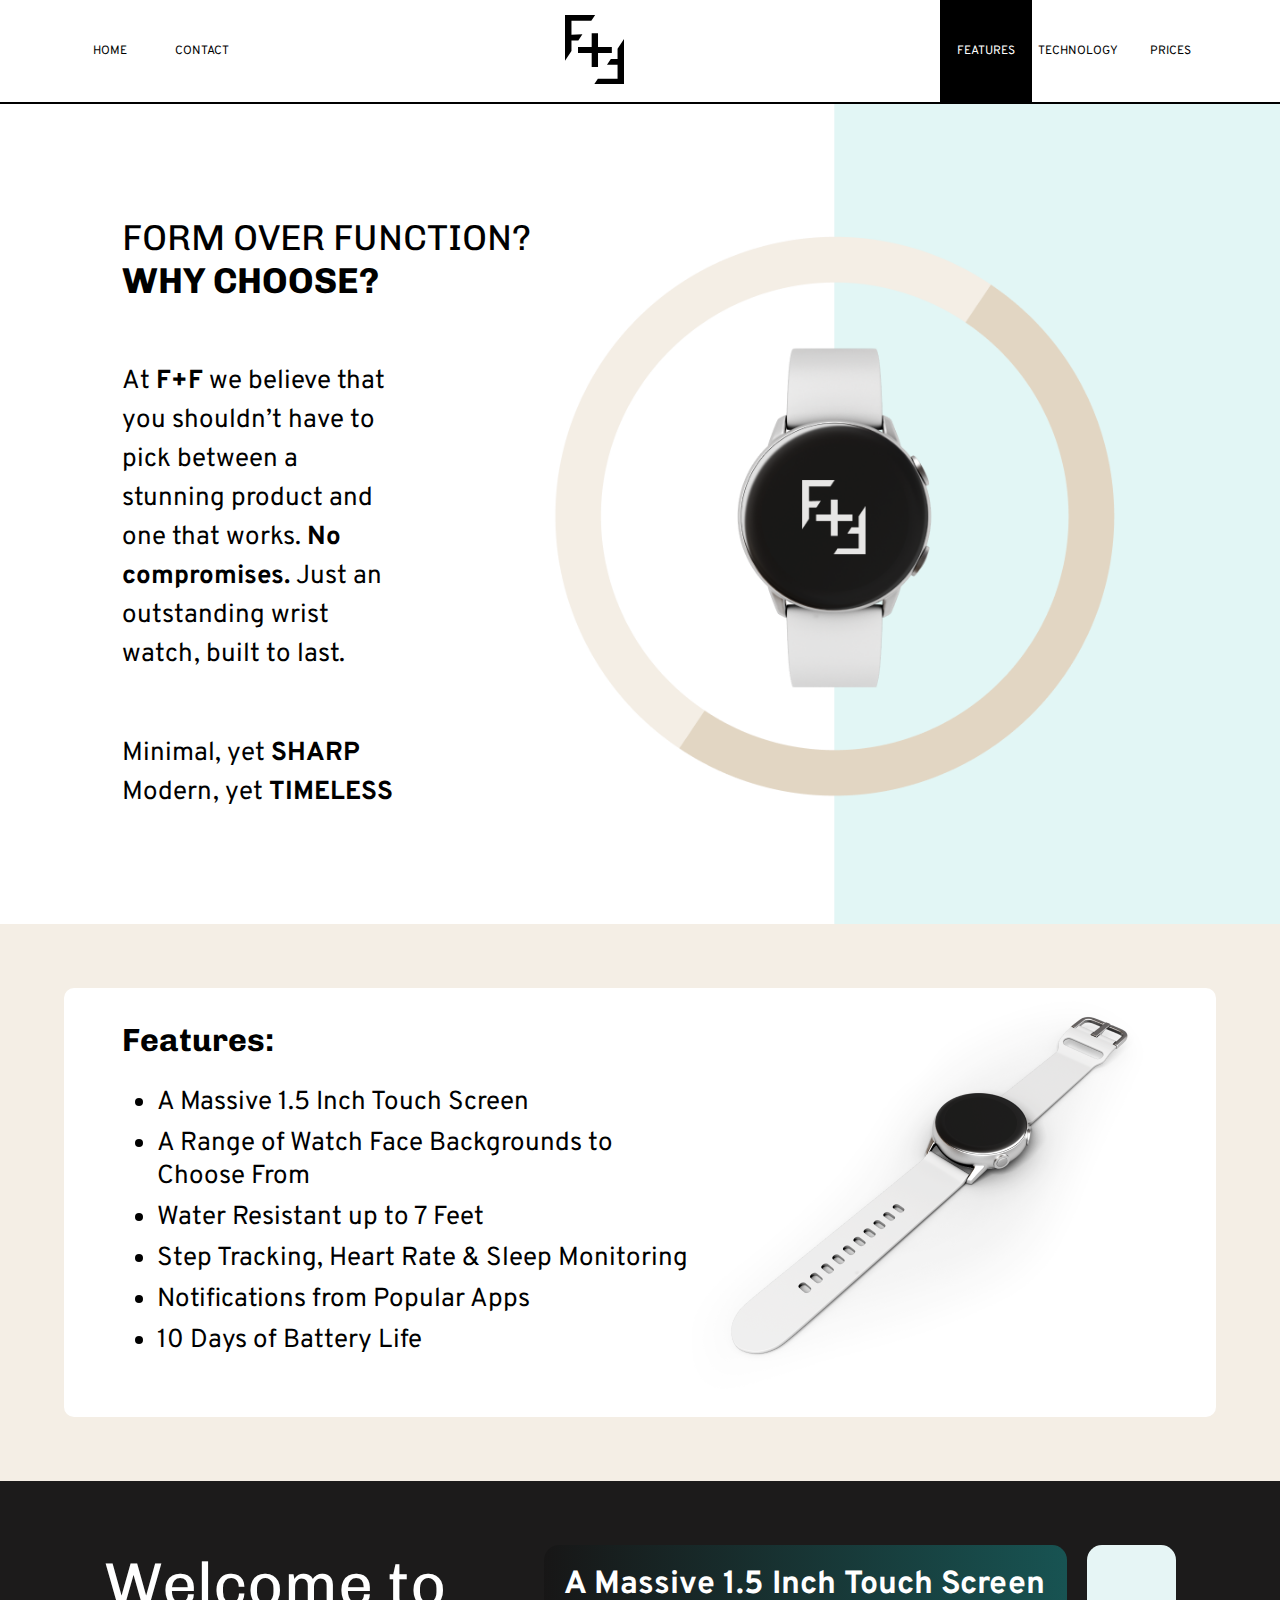
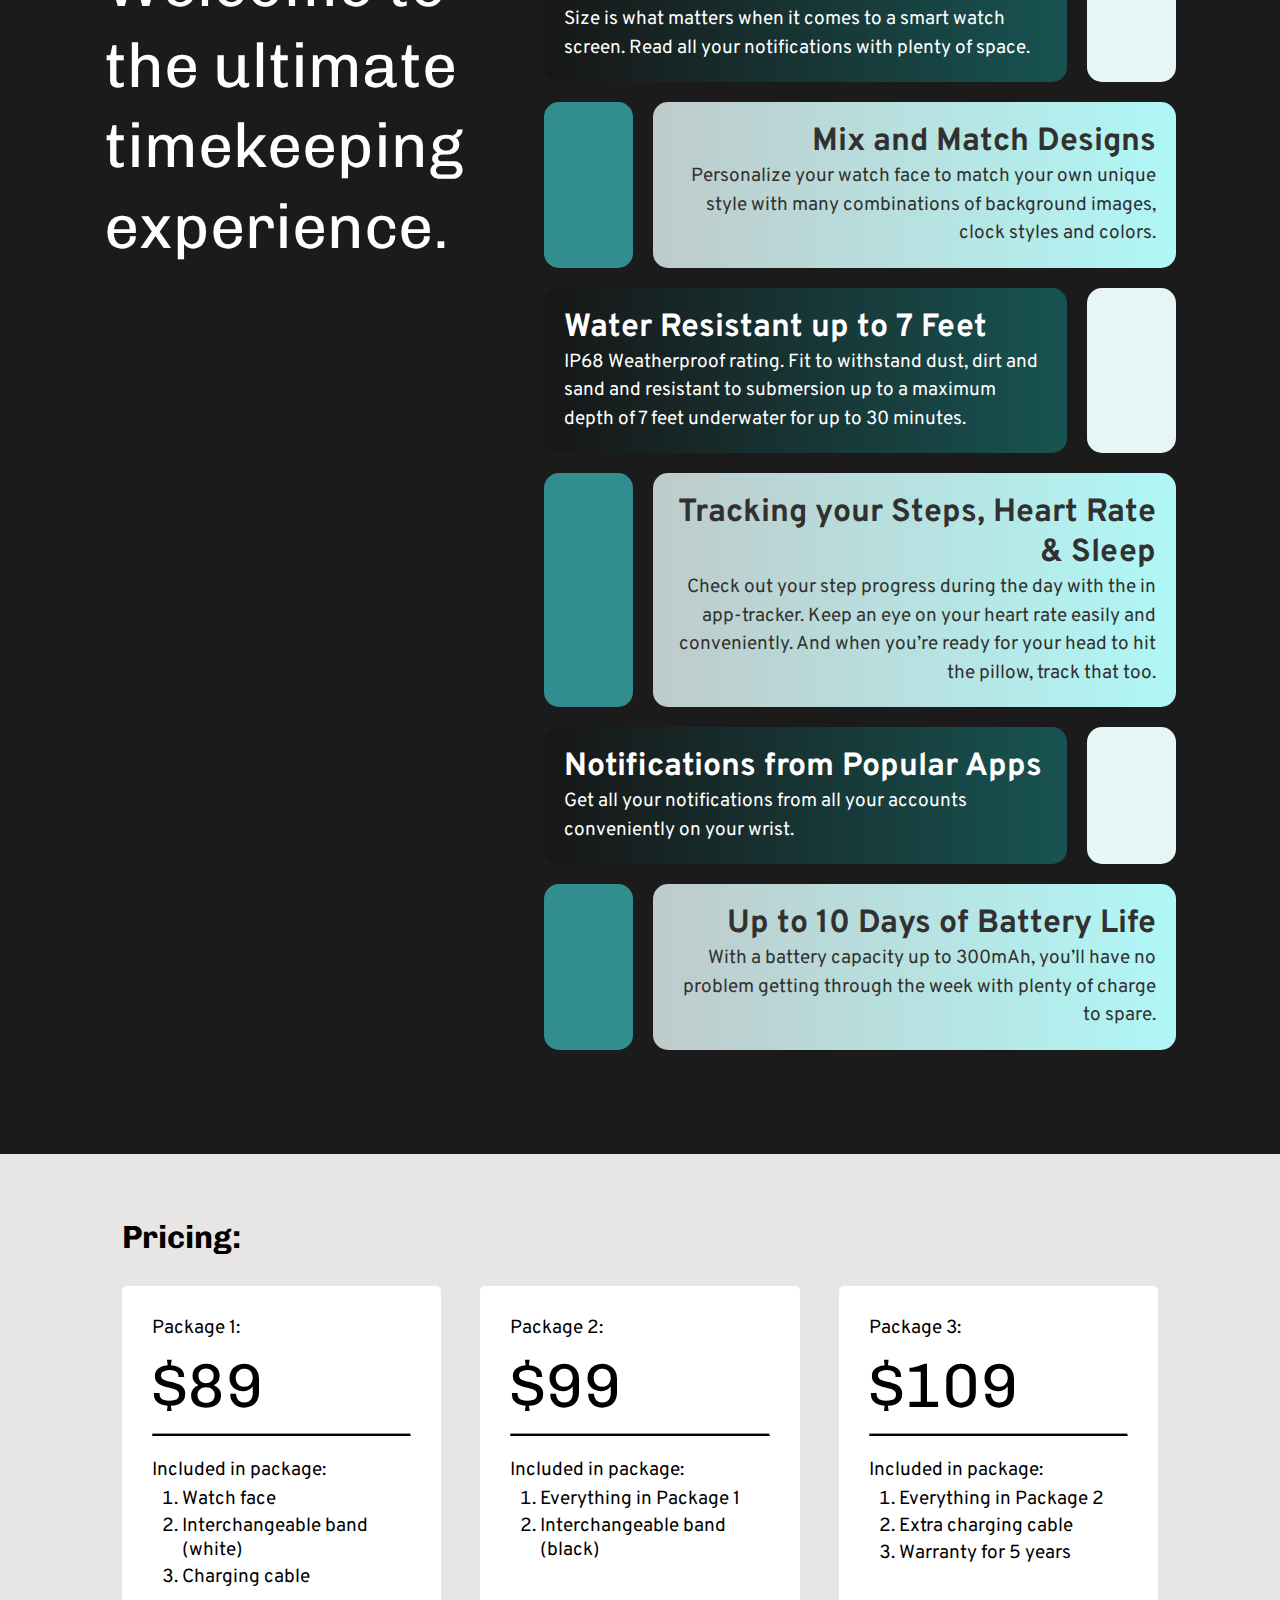
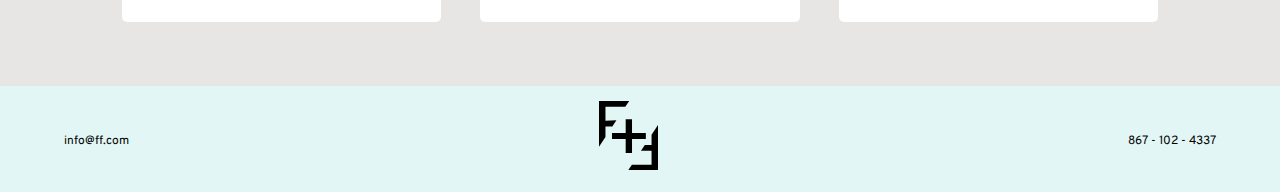
<file: starter-code/index.html>
<!DOCTYPE html>
<html lang="en">
<head>
    <meta charset="UTF-8">
    <meta http-equiv="X-UA-Compatible" content="IE=edge">
    <meta name="viewport" content="width=device-width, initial-scale=1.0">
    <link rel="preconnect" href="https://fonts.googleapis.com">
    <link rel="preconnect" href="https://fonts.gstatic.com" crossorigin>
    <link href="https://fonts.googleapis.com/css2?family=Chivo:wght@400;700&family=Overpass:wght@400;700&display=swap" rel="stylesheet">
    <link rel="stylesheet" href="./styles.css">
    <title>F + F Watch</title>

    <!--NTS: all styling changes must be added in the html style section per instruction. -->
    <style> 

        p{
            line-height: 1.5
        }

        .nav{
            position: sticky;
            top: 0;
            z-index: 1000;
            background-color: white;
        }
        
        .nav__sections-link--highlight .nav__sections-link {
            color: white;
        }

        .header__tagline{
            margin: 0;
        }

        .features__list-item {
            margin: 8px -5px 8px;
        }

        .features__container {
            border-radius: 10px;
        }
        
        /* technology section */
    
        .technology {
            padding: 5%;
            background:rgb(28, 27, 27);
            color: white;
        }

        .technology__title{
            font-family: "Chivo", Arial, Helvetica, sans-serif;
            font-size: 62px;
            line-height: 1.3;
            margin: 0;
        }

        .technology__grid-container {
            display: grid;
            grid-template-columns: 1fr 3fr;
            grid-gap: 0;
        }

        .technology__grid-item{
            padding-left: 40px;
            padding-right: 40px;
        }

        .breakdown__grid-container {
            display: grid;
            grid-template-columns: repeat(6, 1fr);
            grid-gap: 20px;
            margin-bottom: 40px;
        }

        .breakdown__grid-item {
            padding: 20px;
            border-radius: 15px;
        }
   
        .breakdown__grid-gradient-column {
            font-size: 1.2em;
            background-image: linear-gradient(to right, rgba(0, 0, 0, 0.171), rgba(11, 255, 251, 0.247));
            /* background-image: linear-gradient(to right, #151616, rgb(79, 69, 69), rgb(79, 69, 69)); */
            grid-column: span 5;
        }

        .breakdown__grid-solid-column {
            font-size: 1em;
            color: #333;
            grid-column: span 1;
            background-color: #328e8e;
        }

        .breakdown__grid-item:nth-child(even) {
            background-color: #E6F5F5;
            text-align: right;
            color: #32312f;
        }

        .breakdown__header{
            font-size: 32px; 
            font-weight: bold;
        }

        .breakdown__description {
            font-size: 19px;
            margin: 0;
        }

        /* pricing */
        .pricing__divider{
            border-bottom: 2px solid black;
            margin: 0 0 20px;
        }

        .pricing__card-list-item {
             margin: 3px -10px 3px;
        }

        .pricing__card {
            border-radius: 5px;
        }
    </style>

</head>
<body>
    <div class="nav">
        <ul class="nav__pages-list">
            <li class="nav__pages-list-item">
                <a class="nav__pages-link" href="#home">HOME</a>
            </li>
            <li class="nav__pages-list-item">
                <a class="nav__pages-link" href="#contact">CONTACT</a>
            </li>
        </ul>
        <a class="nav__logo" href="#">
            <img class="nav__logo-img" src="../F+F-logo-black.svg" alt="F+F Main Logo / Home Link">
        </a>
        <ul class="nav__sections-list">
            <li class="nav__sections-list-item nav__sections-link--highlight">
                <a class="nav__sections-link" href="#features">FEATURES</a>
            </li>
            <li class="nav__sections-list-item">
                <a class="nav__sections-link" href="#technology">TECHNOLOGY</a>
            </li>
            <li class="nav__sections-list-item">
                <a class="nav__sections-link" href="#pricing">PRICES</a>
            </li>
        </ul>
    </div>
    
    <header class="header">
        <div class="header__container" id="home">
            <h1 class="header__title">Form Over Function?</h1>
            <h2 class="header__subtitle">Why Choose?</h2>
            <p class="header__copy">
                At <span class="header__copy--bold">F+F</span> we believe that you shouldn’t have to pick between a stunning product and one that works.  <span class="header__copy--bold">No compromises.</span> Just an outstanding wrist watch, built to last.</p>
            <p class="header__tagline">Minimal, yet <span class="header__tagline--uppercase header__tagline--bold">sharp</span></p>
            <p class="header__tagline">Modern, yet <span class="header__tagline--uppercase header__tagline--bold">timeless</span></p>
        </div>
    </header>
    
    <main>
        <div id="features" class="features">
            <div class="features__container">
                <div class="features__column">
                    <h3 class="features__title">Features:</h3>
                    <ul class="features__list">
                        <li class="features__list-item">
                            A Massive 1.5 Inch Touch Screen
                        </li>
                        <li class="features__list-item">
                            A Range of Watch Face Backgrounds to Choose From
                        </li>
                        <li class="features__list-item">
                            Water Resistant up to 7 Feet
                        </li>
                        <li class="features__list-item">
                            Step Tracking, Heart Rate & Sleep Monitoring
                        </li>
                        <li class="features__list-item">
                            Notifications from Popular Apps
                        </li>
                        <li class="features__list-item">
                            10 Days of Battery Life
                        </li>
                    </ul>
                </div>
                <div class="features__column">
                    <img class="features__image" src="../watch-side.png" alt="Side view of F+F Watch">
                </div>
            </div>
        </div>

        <div id="technology" class="technology">
            <div class="technology__grid-container">
                <div class="technology__grid-item">
                    <p class= "technology__title"> Welcome to the ultimate timekeeping experience. </p>

                </div>

                <div class="technology__grid-item">
                    <div class= "breakdown__grid-container">

                        <div class="breakdown__grid-item breakdown__grid-gradient-column">
                            <span class="breakdown__header">A Massive 1.5 Inch Touch Screen</span> 
                            <p class="breakdown__description">Size is what matters when it comes to a smart watch screen. Read all your notifications with plenty of space.</p>
                        </div>
                        <div class="breakdown__grid-item  breakdown__grid-solid-column"></div>

                        <div class="breakdown__grid-item  breakdown__grid-solid-column"></div>
                        <div class="breakdown__grid-item breakdown__grid-gradient-column">
                            <span class="breakdown__header">Mix and Match Designs</span> 
                            <p class="breakdown__description">Personalize your watch face to match your own unique style with many combinations of background images, clock styles and colors.</p>
                        </div>

                        <div class="breakdown__grid-item breakdown__grid-gradient-column">
                            <span class="breakdown__header">Water Resistant up to 7 Feet </span> 
                            <p class="breakdown__description">IP68 Weatherproof rating. Fit to withstand dust, dirt and sand and resistant to submersion up to a maximum depth of 7 feet underwater for up to 30 minutes.</p>
                        </div>
                        <div class="breakdown__grid-item  breakdown__grid-solid-column"></div>

                        <div class="breakdown__grid-item  breakdown__grid-solid-column"></div>
                        <div class="breakdown__grid-item breakdown__grid-gradient-column">
                            <span class="breakdown__header">Tracking your Steps, Heart Rate & Sleep</span> 
                            <p class="breakdown__description">Check out your step progress during the day with the in app-tracker. Keep an eye on your heart rate easily and conveniently. And when you’re ready for your head to hit the pillow, track that too. </p>
                        </div>

                        <div class="breakdown__grid-item breakdown__grid-gradient-column">
                            <span class="breakdown__header">Notifications from Popular Apps</span> 
                            <p class="breakdown__description">Get all your notifications from all your accounts conveniently on your wrist.</div>
                        <div class="breakdown__grid-item  breakdown__grid-solid-column"></div>

                        <div class="breakdown__grid-item  breakdown__grid-solid-column"></div>
                        <div class="breakdown__grid-item breakdown__grid-gradient-column">
                            <span class="breakdown__header">Up to 10 Days of Battery Life</span> 
                            <p class="breakdown__description">With a battery capacity up to 300mAh, you’ll have no problem getting through the week with plenty of charge to spare. </p>
                        </div>
                    </div>
                </div>

            </div>   
        </div>



        <div id="pricing" class="pricing">
            <div class="pricing__container">
                <h3 class="pricing__title">Pricing:</h3>
                <div class="pricing__cards">
                    <div class="pricing__card">
                        <div class="pricing__card-top">
                            <h4 class="pricing__card-title">Package 1:</h4>
                            <p class="pricing__card-price">$89</p>
                        </div>
                        <hr class="pricing__divider">
                        <div class="pricing__card-bottom">
                            <p class="pricing__card-title">Included in package:</p>
                            <ol>
                                <li class="pricing__card-list-item">Watch face</li>
                                <li class="pricing__card-list-item">Interchangeable band (white)</li>
                                <li class="pricing__card-list-item">Charging cable</li>
                            </ol>
                        </div>
                    </div>
                    <div class="pricing__card">
                        <div class="pricing__card-top">
                            <h4 class="pricing__card-title">Package 2:</h4>
                            <p class="pricing__card-price">$99</p>
                        </div>
                        <hr class="pricing__divider">
                        <div class="pricing__card-bottom">
                            <p class="pricing__card-title">Included in package:</p>
                            <ol>
                                <li class="pricing__card-list-item">Everything in Package 1</li>
                                <li class="pricing__card-list-item">Interchangeable band (black)</li>
                            </ol>
                        </div>
                    </div>
                    <div class="pricing__card">
                        <div class="pricing__card-top">
                            <h4 class="pricing__card-title">Package 3:</h4>
                            <p class="pricing__card-price">$109</p>
                        </div>
                        <hr class="pricing__divider">
                        <div class="pricing__card-bottom">
                            <p class="pricing__card-title">Included in package:</p>
                            <ol>
                                <li class="pricing__card-list-item">Everything in Package 2</li>
                                <li class="pricing__card-list-item">Extra charging cable</li>
                                <li class="pricing__card-list-item">Warranty for 5 years</li>
                            </ol>
                        </div>
                    </div>
                </div>
            </div>
        </div>
    </main>

    <footer>
        <nav class="nav-footer" id ="contact" >
            <ul class="nav-footer__list">
                <li class="nav-footer__list-item">
                    <a class="nav-footer__link" href="mailto:info@ff.com">info@ff.com</a>
                </li>
                <li class="nav-footer__list-item">
                    <a class="nav-footer__link" href="./index.html">
                        <img class="nav-footer__logo" src="../F+F-logo-black.svg" alt="F+F Logo / Link to Home">
                    </a>
                </li>
                <li class="nav-footer__list-item">
                    <a class="nav-footer__link" href="tel:867-102-4337">867 - 102 - 4337</a>
                </li>
            </ul>
        </nav>
    </footer>
</body>
</html>
</file>
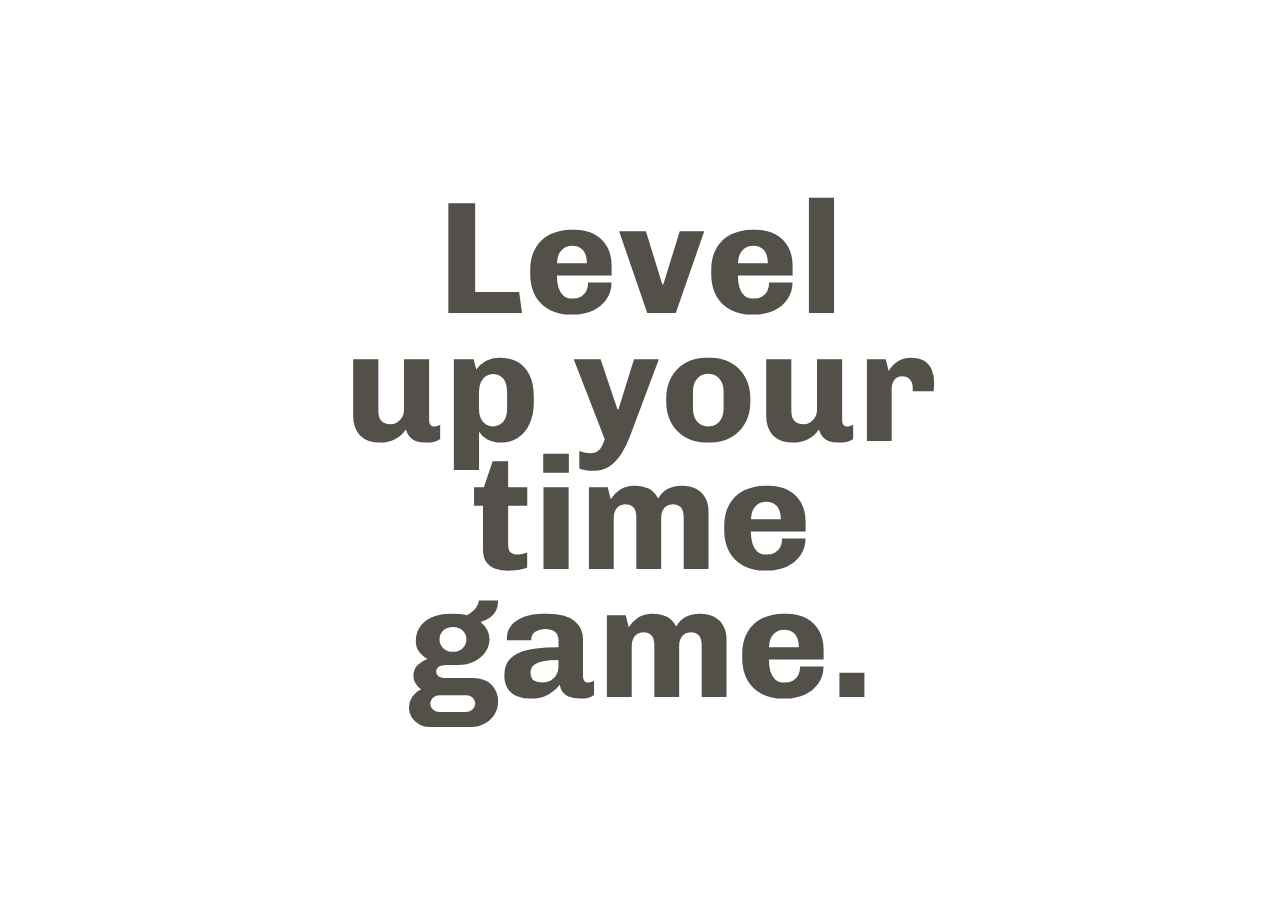
<file: starter-code/landing-page.html>
<!DOCTYPE html>
<html lang="en">
<head>
    <meta charset="UTF-8">
    <meta name="viewport" content="width=device-width, initial-scale=1.0">
    <link rel="preconnect" href="https://fonts.googleapis.com">
    <link rel="preconnect" href="https://fonts.gstatic.com" crossorigin>
    <link href="https://fonts.googleapis.com/css2?family=Chivo:wght@400;700&family=Overpass:wght@400;700&display=swap" rel="stylesheet">
    <link rel="stylesheet" href="./styles.css">
    <title>Landing Page</title>

    <style>
        body, html {
            height: 100%;
            font-family: "Chivo", Arial, Helvetica, sans-serif;
            display: flex;
            align-items: center;
            justify-content: center;

        }
        .circle {
            width: 600px;
            height: 600px;
            border-radius: 50%;
            transition: background-color 0.5s;
            text-align: center;
            display: flex;
            align-items: center;
            justify-content: center;
            text-align: center;
            padding: 30px;
        }
        .circle:hover {
            background-image: linear-gradient(to right, rgb(45, 46, 44),rgb(111, 248, 246));
            cursor: pointer;
            color: white;
        }

        .text {
            font-size: 10em;
            font-weight: bold;
            color: #534f49;
            line-height: 80%;
        }

    </style>
</head>
<body>
    <div class="text circle" onclick="location.href='index.html';">
        Level up your time game. 
    </div>
</body>
</html>
</file>
<file: starter-code/styles.css>
html, body {
  font-family: "Overpass", Arial, Helvetica, sans-serif;
  margin: 0;
  padding: 0;
}

p {
  font-family: "Overpass", Arial, Helvetica, sans-serif;
  font-size: 26px;
}

ul, ol, li {
  font-family: "Overpass", Arial, Helvetica, sans-serif;
  font-size: 19px;
}

.nav a, .nav-footer a, .nav p, .nav-footer p {
  font-size: 12px;
}

.nav {
  font-family: "Chivo", Arial, Helvetica, sans-serif;
  font-size: 12px;
  font-weight: normal;
  padding: 0 5%;
  display: flex;
  justify-content: space-between;
  align-items: stretch;
  height: 100%;
  border-bottom: 2px solid black;
}
.nav__pages-list, .nav__sections-list {
  list-style: none;
  padding-left: 0;
  margin: 0;
  display: flex;
}
.nav__pages-list-item, .nav__sections-list-item {
  width: 92px;
  text-align: center;
}
.nav__pages-link, .nav__sections-link {
  text-decoration: none;
  color: #000000;
  display: flex;
  justify-content: center;
  align-items: center;
  height: 100%;
}
.nav__pages-link:active, .nav__pages-link:hover, .nav__pages-link:focus, .nav__sections-link:active, .nav__sections-link:hover, .nav__sections-link:focus {
  text-decoration: none;
  color: #000000;
}
.nav__pages-link--active, .nav__pages-link--highlight, .nav__pages-link:hover, .nav__sections-link--active, .nav__sections-link--highlight, .nav__sections-link:hover {
  background: black;
  color: white;
}

.nav__logo-img {
  padding: 15px;
}

.header {
  padding: 0 5%;
  background: url("../watch-front.png") 0% 50%/cover no-repeat;
  height: calc(100vh - 80px);
}
.header__container {
  padding: 0 5%;
  width: 90%;
  display: flex;
  flex-direction: column;
  height: 100%;
  justify-content: center;
}
.header__title {
  font-family: "Chivo", Arial, Helvetica, sans-serif;
  font-size: 36px;
  font-weight: normal;
  text-transform: uppercase;
  margin: 0;
}
.header__subtitle {
  font-family: "Chivo", Arial, Helvetica, sans-serif;
  font-size: 36px;
  font-weight: bold;
  text-transform: uppercase;
  margin: 0 0 60px;
}
.header__copy, .header__tagline {
  width: 27%;
  font-family: "Overpass", Arial, Helvetica, sans-serif;
  font-size: 26px;
}
.header__copy--bold, .header__tagline--bold {
  font-weight: bold;
}
.header__copy--uppercase, .header__tagline--uppercase {
  text-transform: uppercase;
}

.header__copy {
  margin: 0 0 60px;
}

.features {
  padding: 5%;
  background: #F4EEE5;
}

.features__container {
  padding: 0 5%;
  display: flex;
  justify-content: space-between;
  background: white;
}

.features__column {
  display: flex;
  flex-direction: column;
  justify-content: center;
}

.features__title {
  font-family: "Chivo", Arial, Helvetica, sans-serif;
  font-size: 32px;
  margin: 0;
}
.features__list-item {
  font-family: "Overpass", Arial, Helvetica, sans-serif;
  font-size: 26px;
}

.pricing {
  padding: 0 5%;
  background: #E7E6E5;
  padding-top: 5%;
  padding-bottom: 5%;
}

.pricing__container {
  padding: 0 5%;
}

.pricing__title {
  font-family: "Chivo", Arial, Helvetica, sans-serif;
  font-size: 32px;
  margin: 0 0 30px;
}

.pricing__cards {
  display: flex;
  justify-content: space-between;
}

.pricing__card {
  background: #FFFFFF;
  padding: 30px;
  width: 25%;
}

.pricing__card-title {
  margin: 0;
  font-family: "Overpass", Arial, Helvetica, sans-serif;
  font-weight: normal;
  font-size: 19px;
}

.pricing_card{
  padding: 0;
}

.pricing__card-price {
  font-family: "Chivo", Arial, Helvetica, sans-serif;
  font-size: 62px;
  margin: 0;
}

.pricing__card-bottom {
  font-size: 19px;
}
.pricing__card-bottom p, .pricing__card-bottom ol, .pricing__card-bottom ul li {
  font-size: 19px;
  margin: 0;
}

.nav-footer {
  padding: 0 5%;
  font-family: "Chivo", Arial, Helvetica, sans-serif;
  background: #E2F6F5;
}
.nav-footer__list {
  list-style: none;
  padding-left: 0;
  margin: 0;
  display: flex;
  justify-content: space-between;
  align-items: stretch;
  height: 100%;
}
.nav-footer__list-item {
  align-self: center;
}
.nav-footer__link {
  text-decoration: none;
  color: #000000;
}
.nav-footer__link:active, .nav-footer__link:hover, .nav-footer__link:focus {
  text-decoration: none;
  color: #000000;
}
.nav-footer__logo {
  padding: 15px;
}/*# sourceMappingURL=styles.css.map */
</file>
